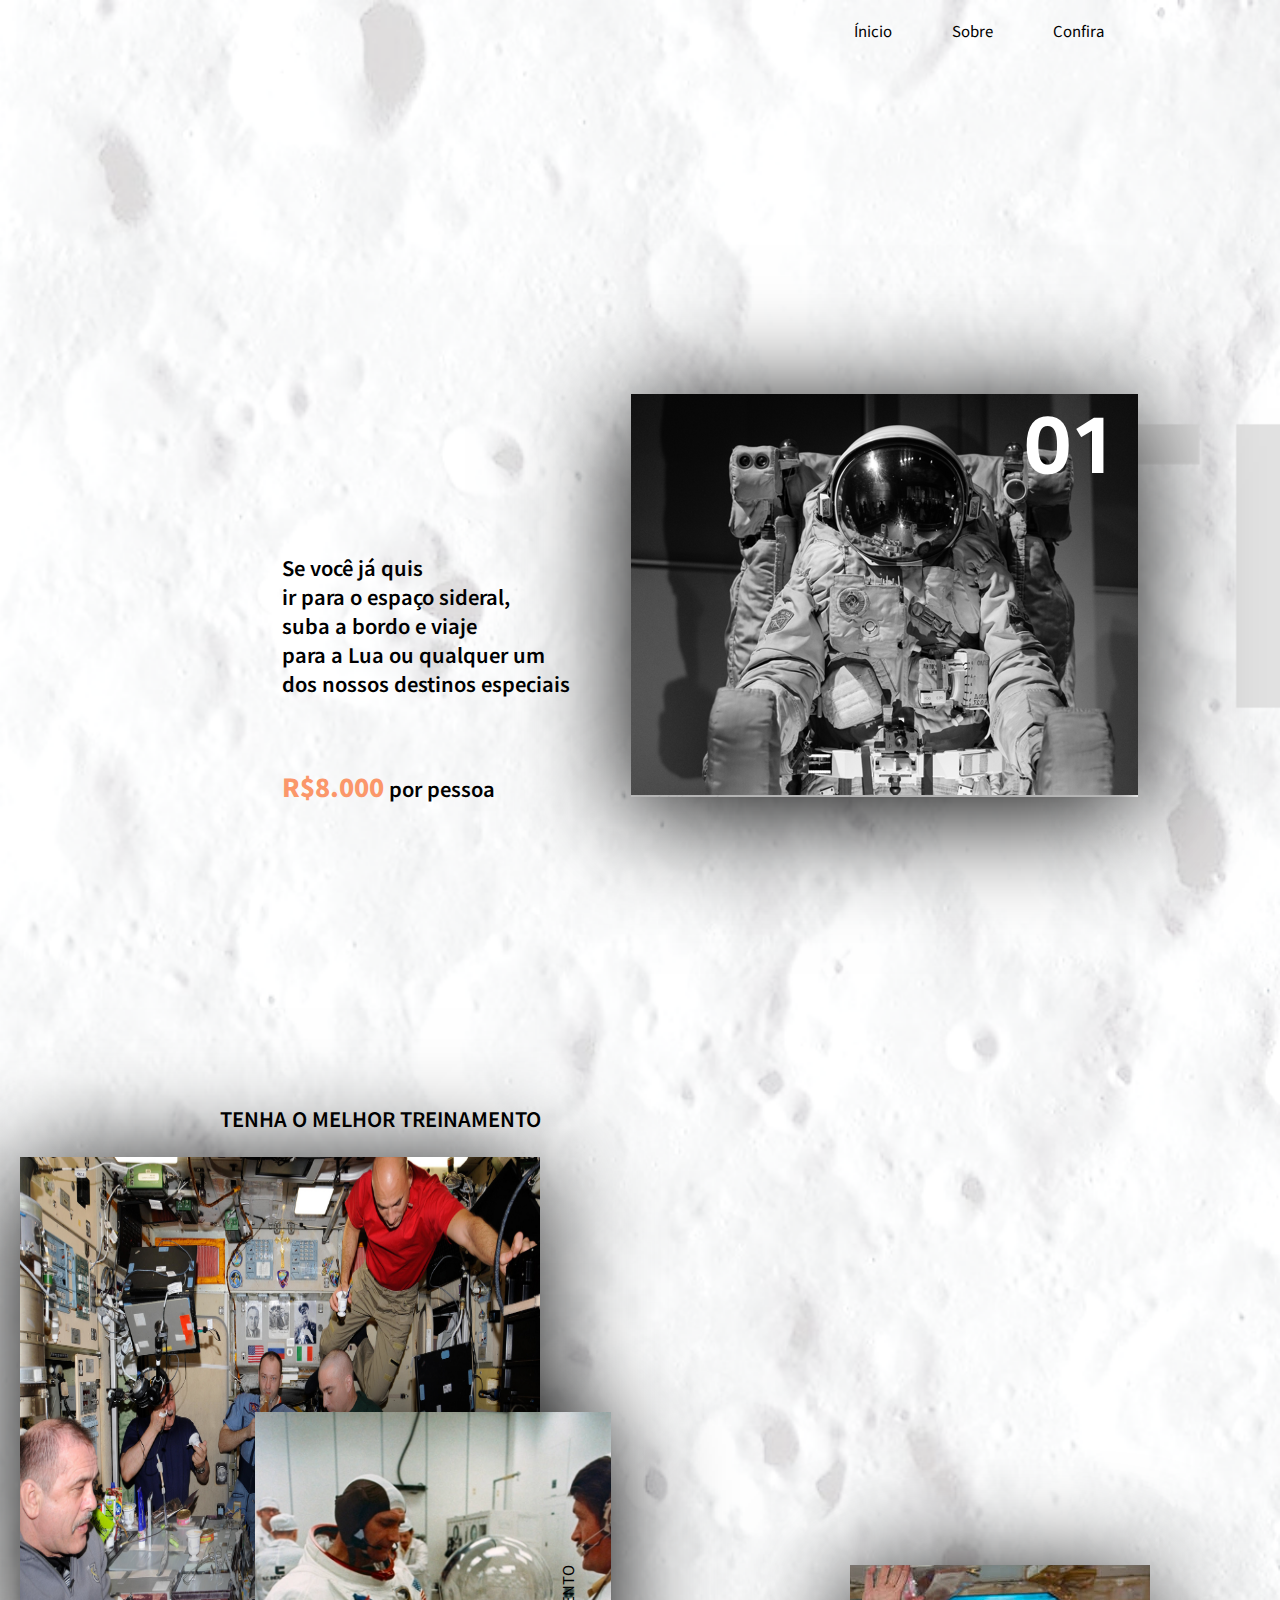
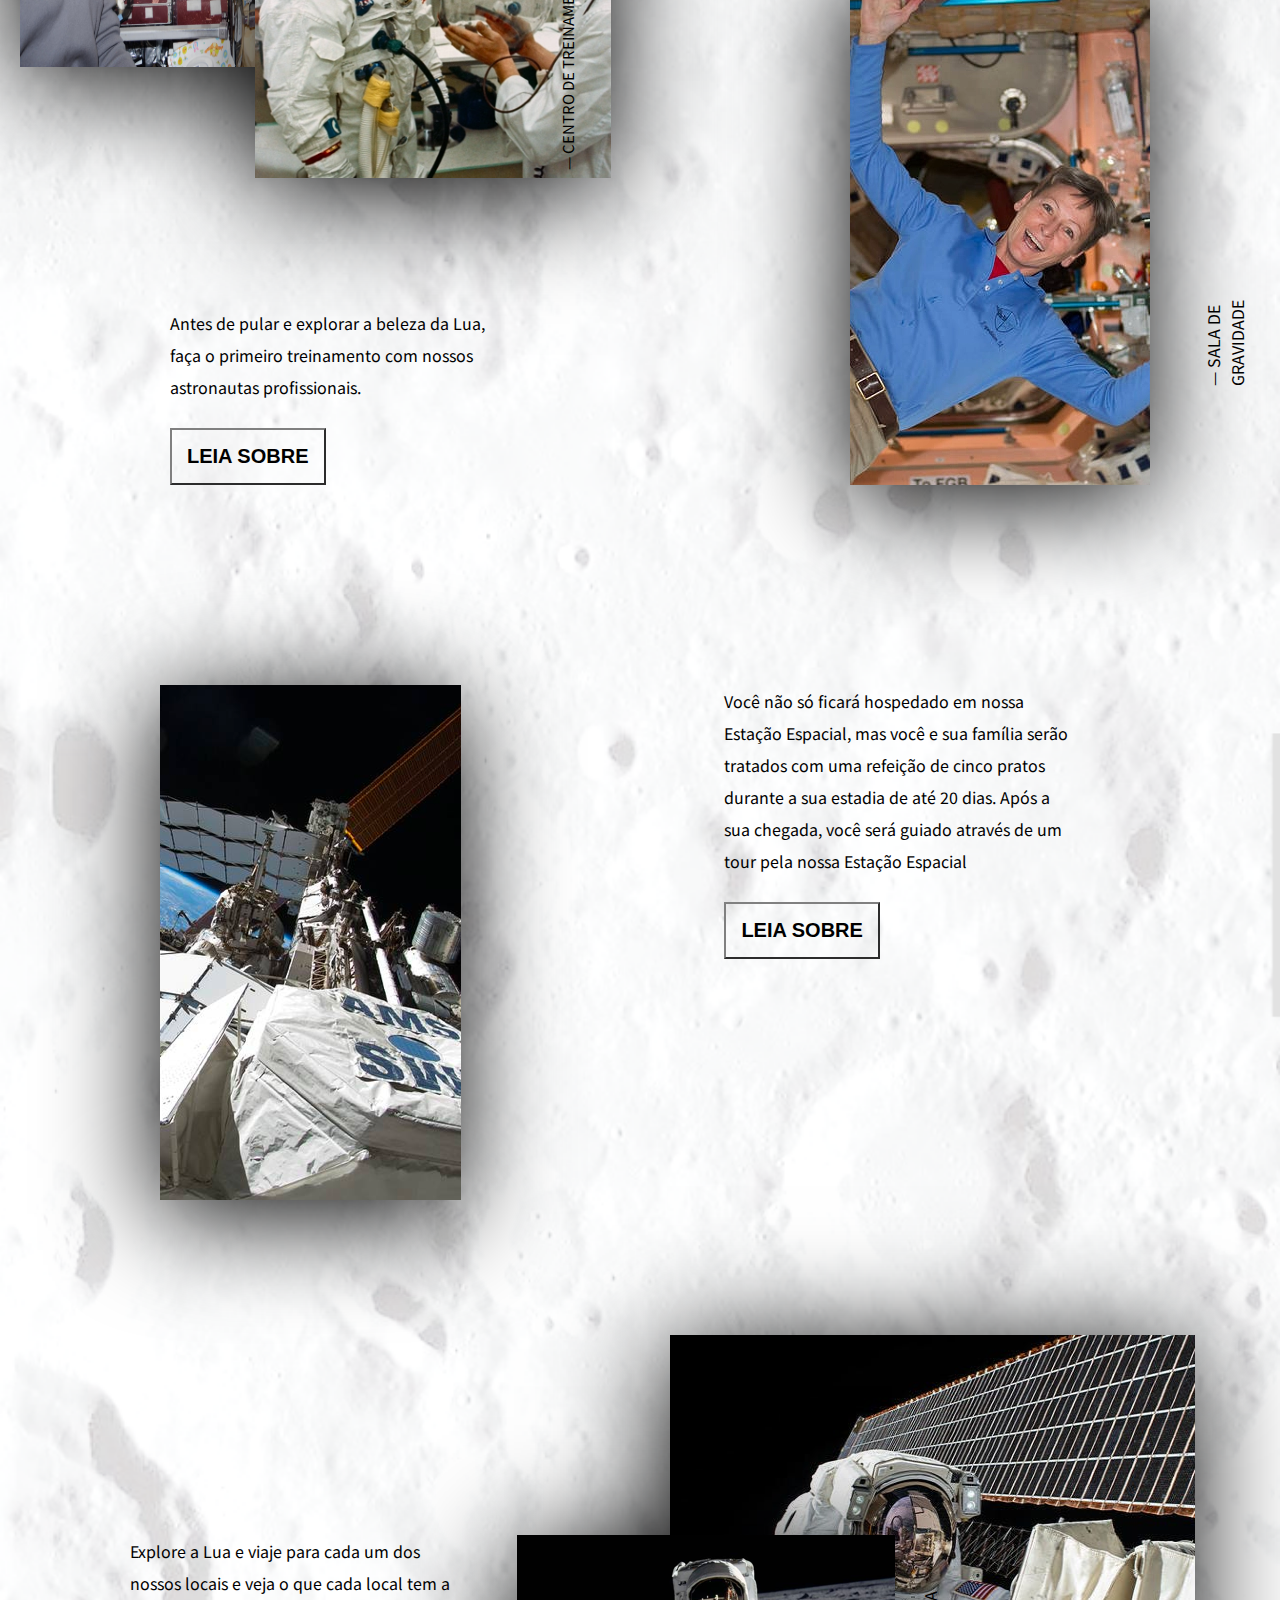
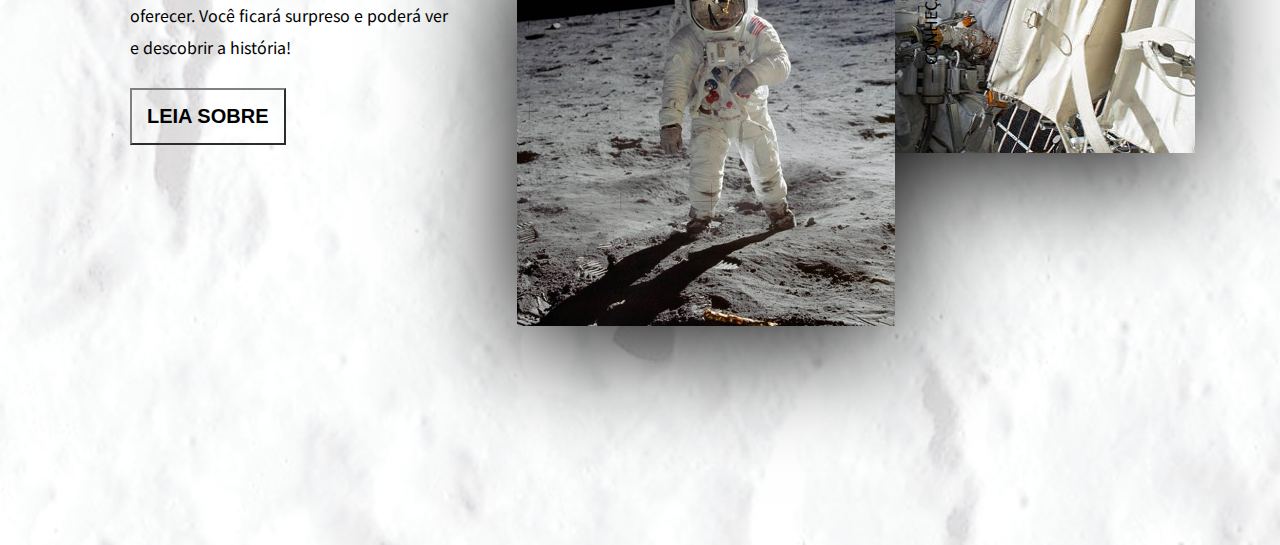
<file: agendar.html>
<!DOCTYPE html>
<html lang="pt-br">
	<head>
		<link rel="shortcut icon" href="img/terra.png">
		<link href="agendar.css" rel="stylesheet">
		<meta charset="utf-8">
		<meta name="description" content="Spaced">
		<meta name="viewport" content="width=device-width, initial-scale=1.0">
		<title>Space Trip</title>
	</head>
	<body>
		<header>
			<div class="menu">
				<ul>
					<li><a href = "index.html">Ínicio</a></li>
					<li><a href = "agendar.html">Sobre</a></li>
					<li><a href = "assista.html">Confira</a></li>
				</ul>
			</div>
		</header>
		<section class="section-primary">
			<div class="section-primary-text">
				<h1>Se você já quis<br>
				ir para o espaço sideral,<br>
				suba a bordo e viaje<br>
				para a Lua ou qualquer um<br>
				dos nossos destinos especiais<br></h1>
				<h5><b>R$8.000</b> por pessoa</h5>
			</div>
			<div class="section-primary-image">
				<img src="./img/astronauta.png">
			</div>
		</section>
		<section class="section-second">
			<p>TENHA O MELHOR TREINAMENTO</p><br>
			<img class="section-second-image1" src="./img/iss.jpg" width="520px" height="510px">
			<img class="section-second-image2" src="./img/iss2.png">
			<img class="section-second-image3" src="./img/iss3.png">
			<div class="section-second-text1"> — CENTRO DE TREINAMENTO</div>
			<div class="section-second-text2">— SALA DE GRAVIDADE</div>
			
			<div class="section-second-text3">Antes de pular e explorar a beleza da Lua,<br>
				faça o primeiro treinamento com nossos<br>
			astronautas profissionais.</p>
		<button>LEIA SOBRE</button></div>
	</section>
	<section class="section-third">
		<img class="section-third-image" src="./img/imagemiss.png">
		<div class="section-third-text">Você não só ficará hospedado em nossa Estação Espacial, mas você e sua família serão tratados com uma refeição de cinco pratos durante a sua estadia de até 20 dias. Após a sua chegada, você será guiado através de um tour pela nossa Estação Espacial<br>
		<button>LEIA SOBRE</button></div>
		<div class="section-third-text2">
			— ESTAÇAO ESPACIAL
		</div>
	</section>
	<section class="section-forth">
		<img class="section-forth-image" src="./img/moon1.png">
		<img class="section-forth-image2" src="./img/space.png">
		<div class="section-forth-text">Explore a Lua e viaje para cada um dos nossos locais e veja o que cada local tem a oferecer. Você ficará surpreso e poderá ver e descobrir a história!<br>
		<button>LEIA SOBRE</button></div>
		<div class="section-forth-text2">
			— CONHEÇA
		</div>
		
	</section>
</body>
</file>
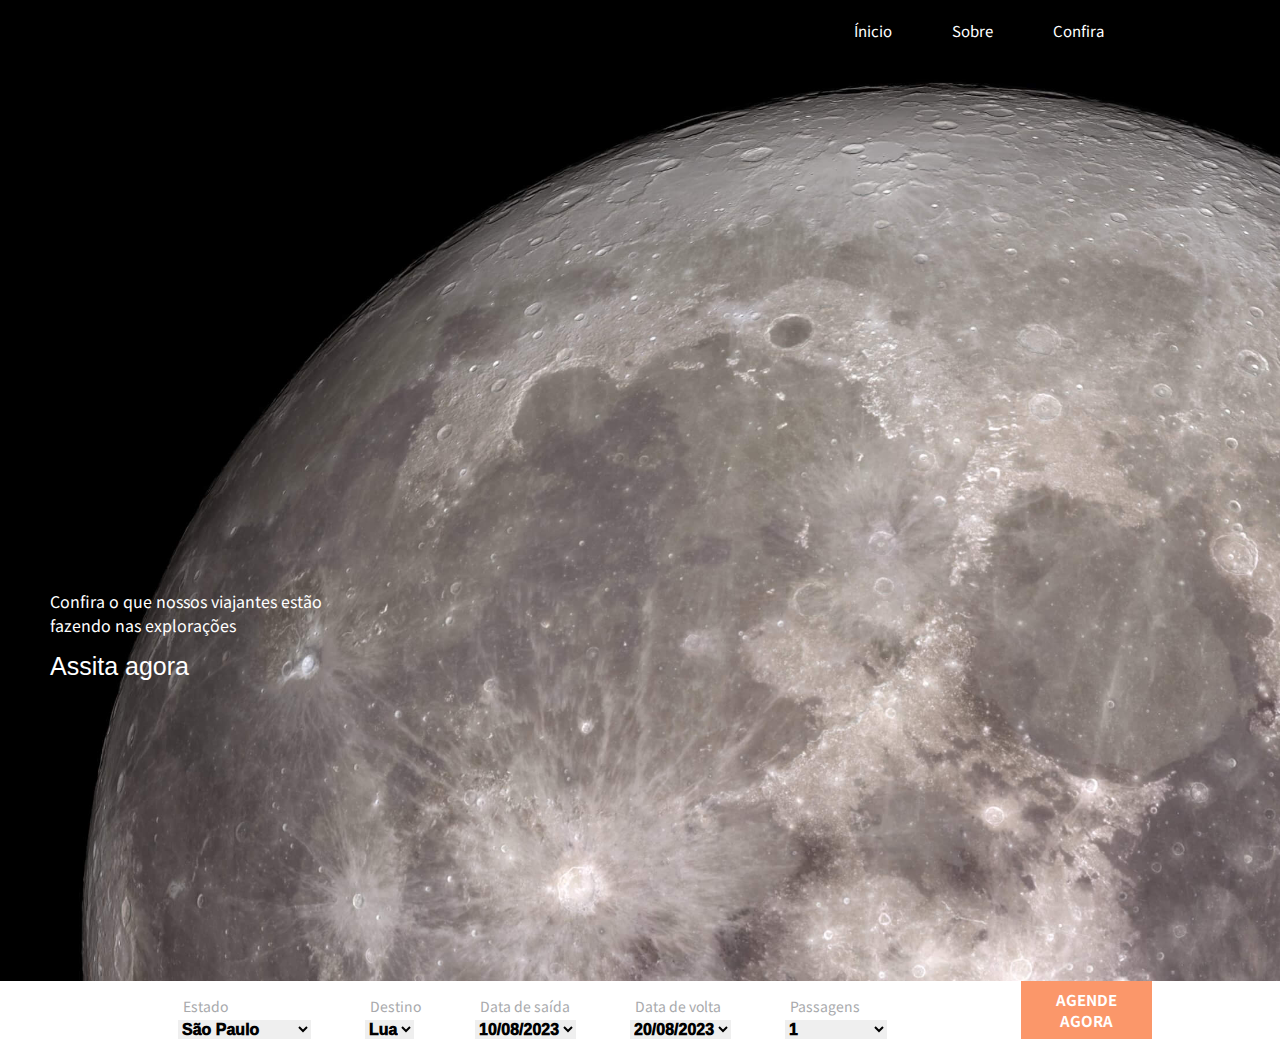
<file: assista.html>
<!DOCTYPE html>
<html lang="pt-br">
	<head>
		<link rel="shortcut icon" href="img/terra.png">
		<link href="assista.css" rel="stylesheet">
		<meta charset="utf-8">
		<meta name="description" content="Spaced">
		<meta name="viewport" content="width=device-width, initial-scale=1.0">
		<title>Space Trip</title>
	</head>
	<body>
		<header>
			<div class="menu">
				<ul>
					<li><a href = "index.html">Ínicio</a></li>
					<li><a href = "agendar.html">Sobre</a></li>
					<li><a href = "assista.html">Confira</a></li>
				</ul>
			</div>
		</header>
		<section class="section-primary">
			<iframe width="560" height="315" src="https://www.youtube.com/embed/nzUMNW89-Ek?controls=0" frameborder="0" allow="accelerometer; autoplay; encrypted-media; gyroscope; picture-in-picture" allowfullscreen></iframe>
			<div class="section-primary-text1">
				<p>Confira o que nossos viajantes estão fazendo nas explorações</p></div>
				<button>Assita agora</button>
			</section>
		
		<section class="section-second">
			<div class="barra-filtros">
				<div class="filtros">
					<div class="filtro">
						<div class="filtro-text">Estado</div>
						<div><select class="filtro-option">
							<option value="São Paulo">São Paulo</option>
							<option value="Rio de Janeiro">Rio de Janeiro</option>
							<option value="Santa Catarina">Santa Catarina</option>
							<option value="Outro">Outro</option>
						</select></div>
					</div>
					<div class="filtro">
						<div class="filtro-text">Destino</div>
						<div><select class="filtro-option">
							<option value="Lua">Lua</option>
							<option value="ISS">ISS</option>
						</select></div>
					</div>
					<div class="filtro">
						<div class="filtro-text">Data de saída</div>
						<div><select class="filtro-option">
							<option value="10/08/2023">10/08/2023</option>
							<option value="19/09/2026">19/09/2026</option>
							<option value="27/08/2034">27/08/2034</option>
							<option value="Outro">Outro</option>
						</select></div>
					</div>
					<div class="filtro">
						<div class="filtro-text">Data de volta</div>
						<div><select class="filtro-option">
							<option value="20/08/2023">20/08/2023</option>
							<option value="29/09/2026">29/09/2026</option>
							<option value="16/09/2034">16/09/2034</option>
						</select></div>
					</div>
					<div class="filtro">
						<div class="filtro-text">Passagens</div>
						<div><select class="filtro-option">
							<option value="1">1</option>
							<option value="2">2</option>
							<option value="3">3</option>
							<option value="MaisQue3">Mais que 3</option>
						</select></div>
					</div>
					<div class="agenda">
						<a href="agendar.html"> AGENDE <br>AGORA</a>
					</div>
				</div>
			</div>
		</section>
		</body>
</file>
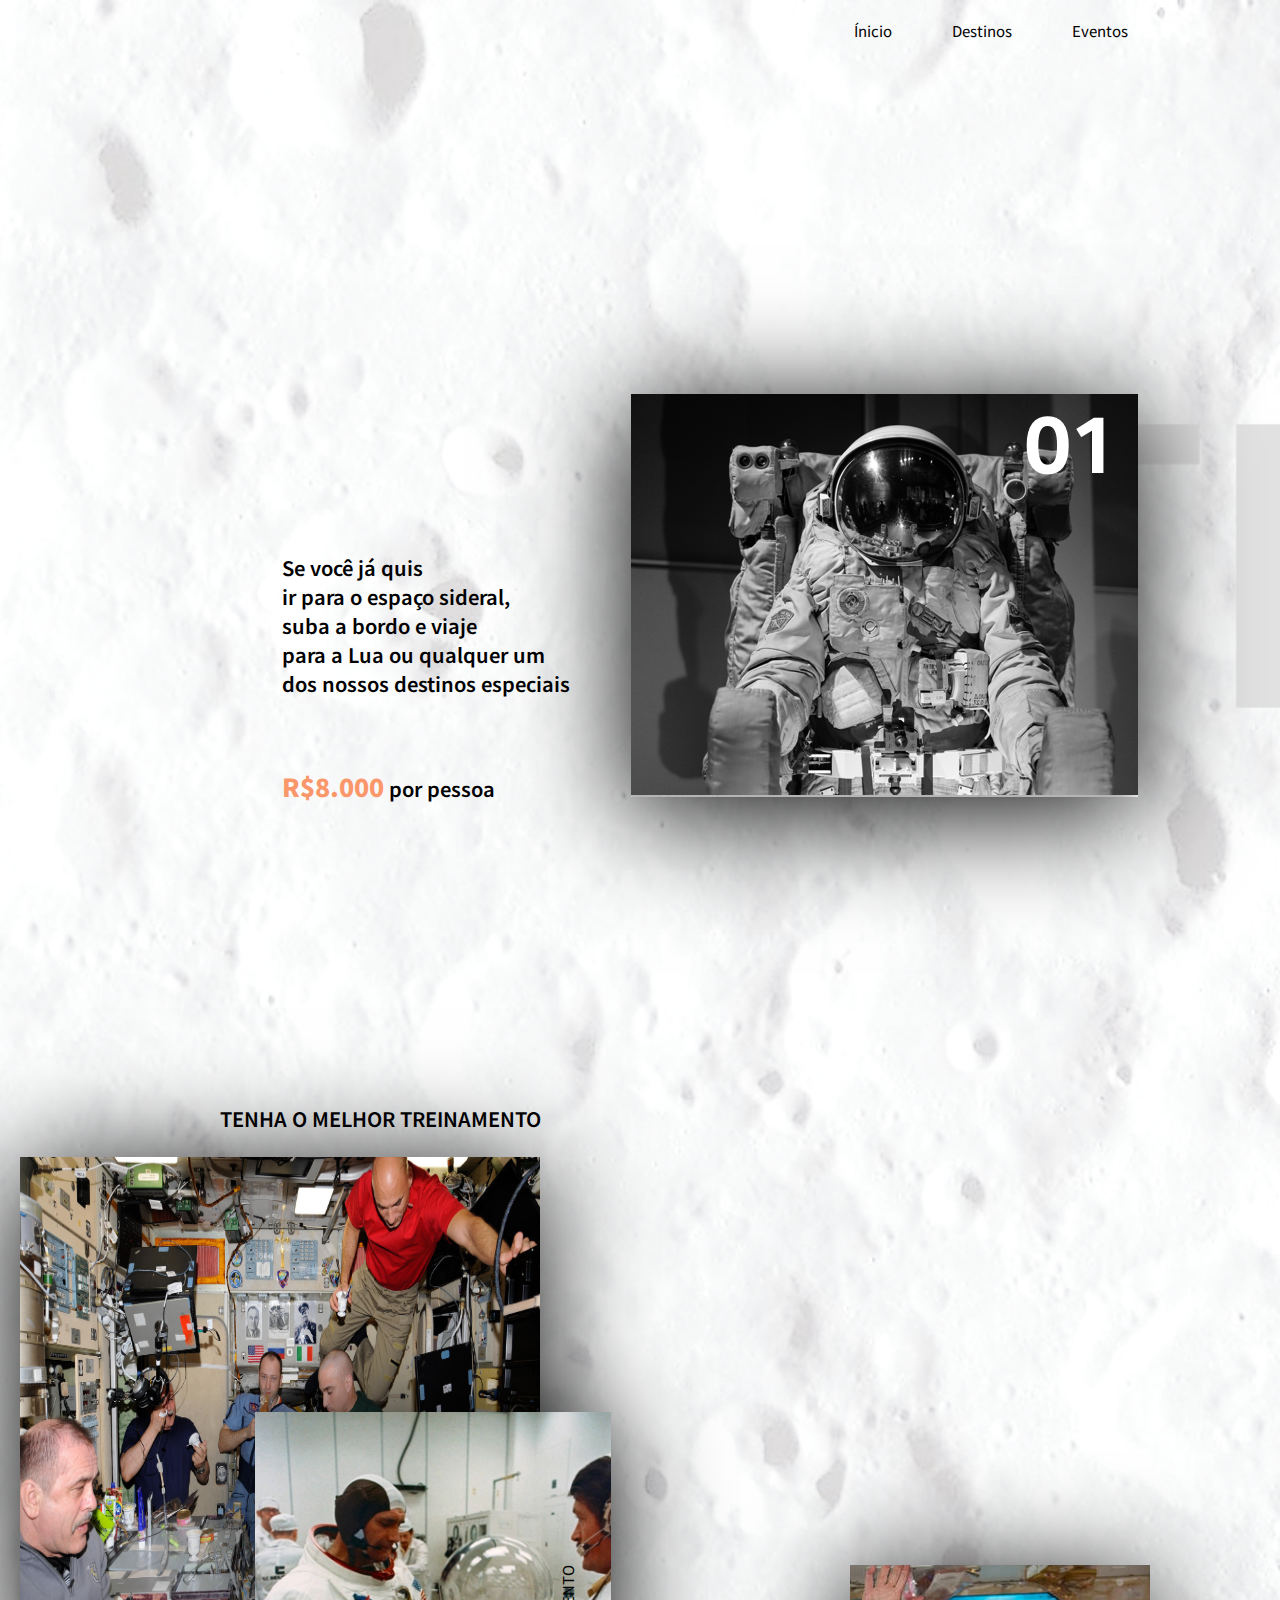
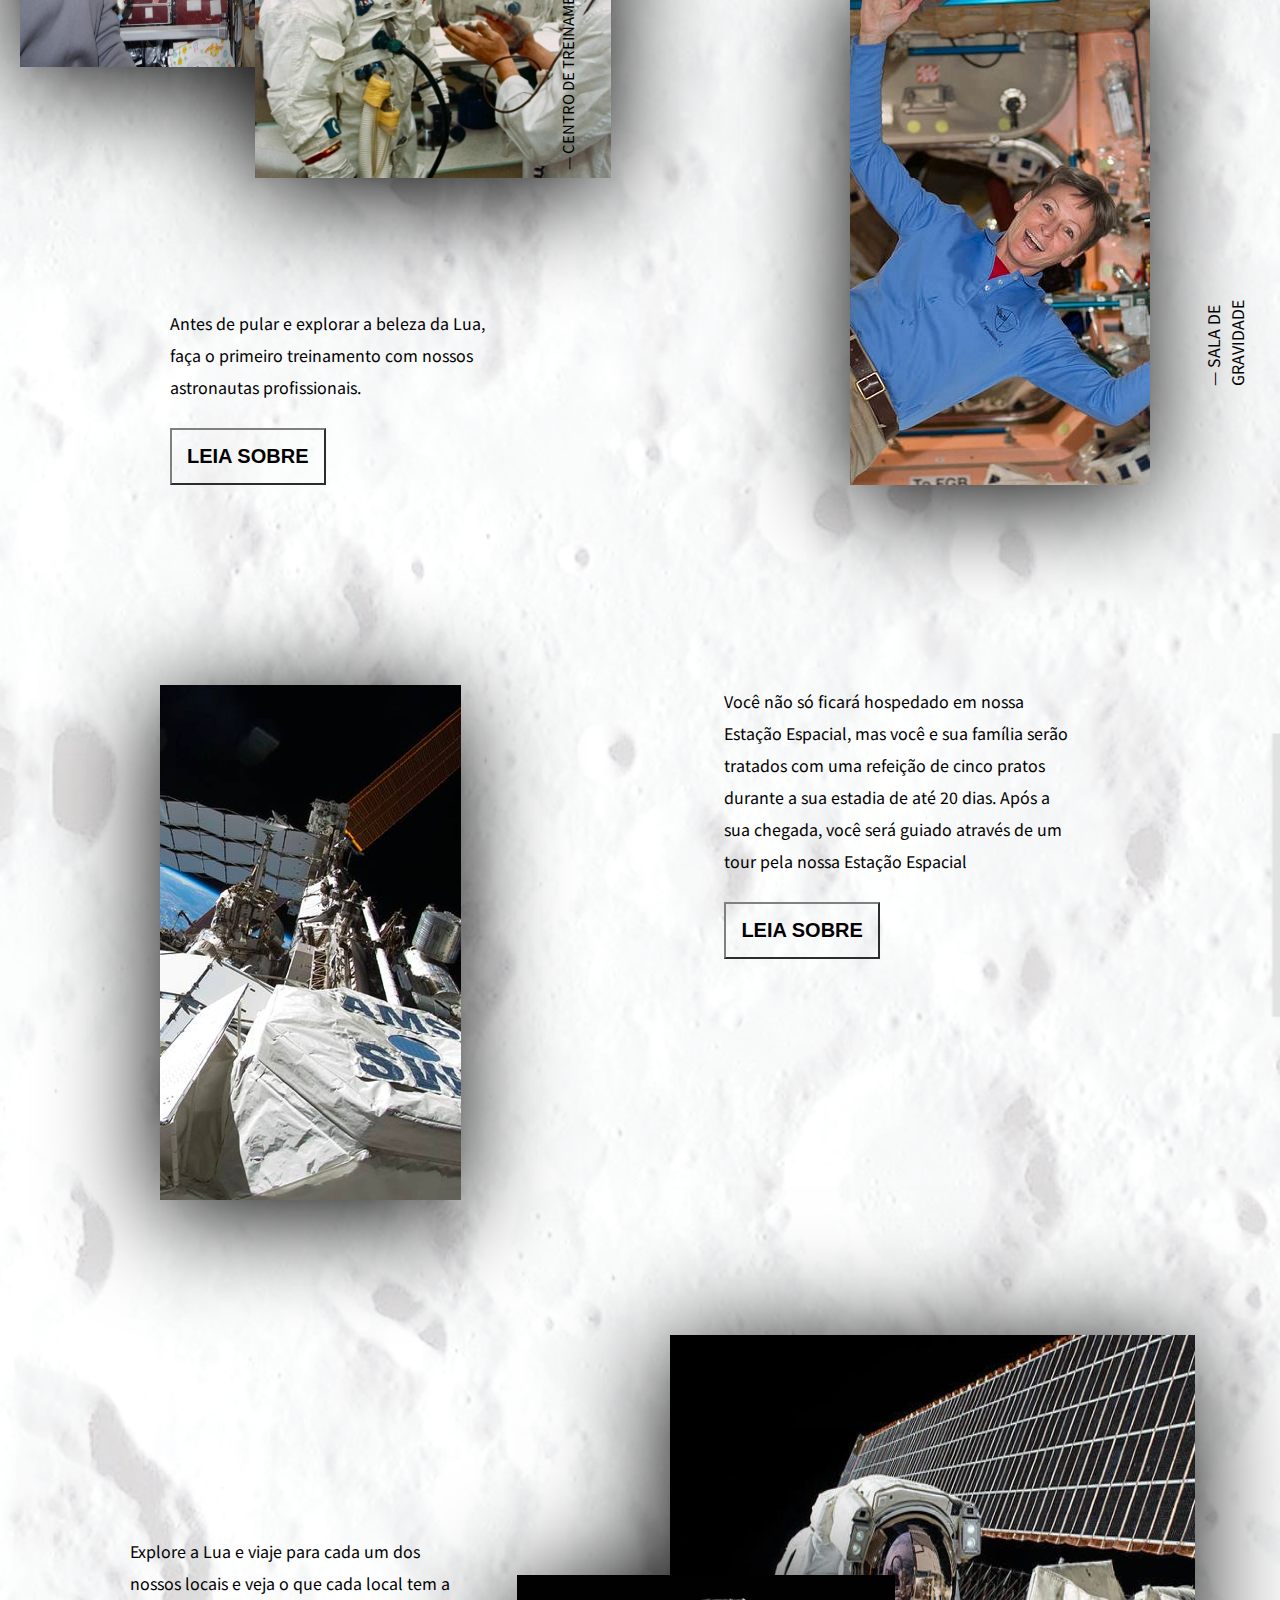
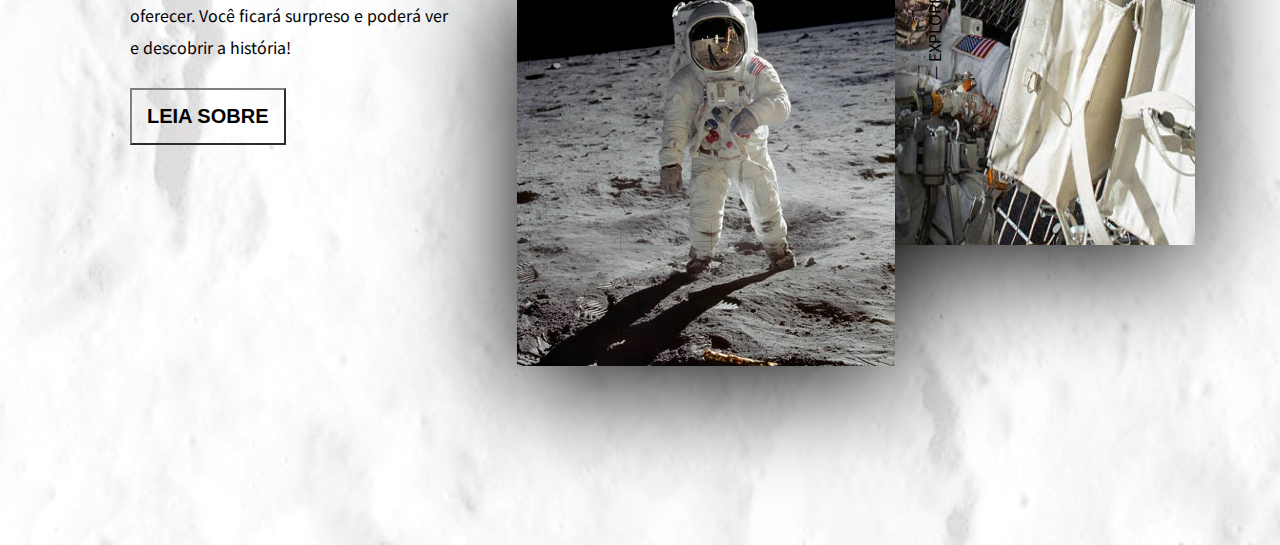
<file: index2.html>
<!DOCTYPE html>
<html lang="pt-br">
	<head>
		<link rel="shortcut icon" href="img/terra.png">
		<link href="style2.css" rel="stylesheet">
		<meta charset="utf-8">
		<meta name="description" content="Spaced">
		<meta name="viewport" content="width=device-width, initial-scale=1">
		<title>Space Trip</title>
	</head>
	<body>
		<header>
			<div class="menu">
				<ul>
					<li><a href = "index.html">Ínicio</a></li>
					<li><a href = "index2.html">Destinos</a></li>
					<li><a href = "">Eventos</a></li>
				</ul>
			</div>
		</header>
		<section class="section-primary">
			<div class="section-primary-text">
				<h1>Se você já quis<br>
				ir para o espaço sideral,<br>
				suba a bordo e viaje<br>
				para a Lua ou qualquer um<br>
				dos nossos destinos especiais<br></h1>
				<h5><b>R$8.000</b> por pessoa</h5>
			</div>
			<div class="section-primary-image">
				<img src="./img/astronauta.png">
			</div>
		</section>
		<section class="section-second">
			<p>TENHA O MELHOR TREINAMENTO</p><br>
			<img class="section-second-image1" src="./img/iss.jpg" width="520px" height="510px">
			<img class="section-second-image2" src="./img/iss2.png">
			<img class="section-second-image3" src="./img/iss3.png">
			<div class="section-second-text1"> — CENTRO DE TREINAMENTO</div>
			<div class="section-second-text2">— SALA DE GRAVIDADE</div>
			
			<div class="section-second-text3">Antes de pular e explorar a beleza da Lua,<br>
				faça o primeiro treinamento com nossos<br>
			astronautas profissionais.</p>
		<button>LEIA SOBRE</button></div>
	</section>
	<section class="section-third">
		<img class="section-third-image" src="./img/imagemiss.png">
		<div class="section-third-text">Você não só ficará hospedado em nossa Estação Espacial, mas você e sua família serão tratados com uma refeição de cinco pratos durante a sua estadia de até 20 dias. Após a sua chegada, você será guiado através de um tour pela nossa Estação Espacial<br>
		<button>LEIA SOBRE</button></div>
		<div class="section-third-text2">
			— ESTAÇAO ESPACIAL
		</div>
		</section>
		<section class="section-forth">
			<img class="section-forth-image" src="./img/moon1.png">
			<img class="section-forth-image2" src="./img/space.png">
			<div class="section-forth-text">Explore a Lua e viaje para cada um dos nossos locais e veja o que cada local tem a oferecer. Você ficará surpreso e poderá ver e descobrir a história!<br>
			<button>LEIA SOBRE</button></div>
			<div class="section-forth-text2">
				— EXPLORE
			</div>
			
		</section>
	</body>
</file>
<file: agendar.css>
@import url('https://fonts.googleapis.com/css?family=Noto+Sans+KR&display=swap');
@charset "utf-8";

* {
	margin: 0px;
	padding: 0px;
	box-sizing: border-box;
}

body {
	background-image: url("./img/themoon.png");
	background-size: cover;
	font-family: 'Noto Sans KR', sans-serif;
	zoom: 1;
}

header {
	height: 94px;
	padding: 0 10%;
	padding-top: 10px;
}

b {
	color: #fb976a;
	font-size: 25px;
}

.menu ul li {
	display: inline-block;
	float: left;
	list-style: none;
	margin-left: 60px;
	margin-top: 8px;
	text-align: center;
	color: black;
}

.menu {
	width: 35%;
	float: right;
}

.menu ul li a {
	color: black;
	text-decoration: none;
	font-size: 15px;
}

.menu ul li a:hover {
	color: #fb976a;
	border-bottom: 2px solid #fb976a;
}

.menu ul li:hover {
	border-bottom: 2px solid #fb976a;
}

.banner {
}

.banner-text {
	padding-top: 305px;
	padding-left: 400px;
}

.banner-text h1 {
	position: absolute;
	font-size: 18px;
	line-height: 1.5;
	color: black;
	font-weight: 500;
	padding-top: 80px;
}

.banner-text h5 {
	position: absolute;
	font-size: 18px;
	font-weight: 500;
	padding-top: 200px;
}

.section-primary {
	margin-top: 300px;
}

.section-primary img {
	box-shadow: -3px 14px 109px #000;
	display: inline-block;
}

.section-primary-text {
	display: inline-block;
	width: 49%;
	padding-left: 22%;
}

.section-primary-image {
	width: 50%;
	display: inline-block;
}

.section-primary-text h1 {
	font-size: 20px;
	color: black;
	font-weight: 600;
	margin-bottom: 70px;
}

.section-primary-text h5 {
	font-size: 20px;
	color: black;
	font-weight: 600;
}

.section-second {
	margin-top: 300px;
	margin-bottom: 200px;
	margin-left: 20px;
}

.section-second p {
	margin-left: 200px;
	font-weight: 600;
	font-size: 20px;
}

.section-second-image1 {
	position: absolute;
	box-shadow: -3px 14px 109px #000;
}

.section-second-image2 {
	position: absolute;
	margin-left: 235px;
	margin-top: 255px;
	box-shadow: -3px 14px 109px #000;
}

.section-second-image3 {
	float: right;
	margin-right: 130px;
	margin-top: 408px;
	box-shadow: -3px 14px 109px #000;
}

.section-second-text1 {
	transform: rotate(270deg);
	color: black;
	font-size: 15px;
	margin-right: 180px;
	margin-top: 500px;
	float: right;
}

.section-second-text2 {
	transform: rotate(270deg);
	color: black;
	position: absolute;
	margin-left: 1150px;
	margin-top: 750px;
}

.section-second-text3 {
	margin-top: 750px;
	margin-left: 150px;
	line-height: 2;
}

.section-second-text3 button {
	font-size: 20px;
	margin-top: 25px;
	background-color: transparent;
	font-weight: 600;
	border-color: grey;
	padding: 15px;
}

.section-second-text3 button:hover {
	color: #fb976a;
	border-color: #fb976a;
}

.section-third {
}

.section-third-image {
	display: inline-block;
	box-shadow: -3px 14px 109px #000;
	margin-left: 160px;
}

.section-third-text {
	display: inline-block;
	width: 27%;
	float: right;
	margin-right: 210px;
	line-height: 2;
}

.section-third-text2 {
	float: right;
	transform: rotate(270deg);
	color: black;
	margin-right: 140px;
	margin-top: 400px;
}

.section-third button {
	font-size: 20px;
	margin-top: 25px;
	background-color: transparent;
	font-weight: 600;
	border-color: grey;
	padding: 15px;
}

.section-third button:hover {
	color: #fb976a;
	border-color: #fb976a;
}

.section-forth {
	margin-top: 130px;
	margin-bottom: 400px;
}

.section-forth-image {
	float: right;
	display: inline-block;
	position: absolute;
	right: 385px;
	margin-top: 200px;
	z-index: 1;
	box-shadow: -3px 14px 109px #000;
}

.section-forth-image2 {
	float: right;
	display: inline-block;
	position: absolute;
	right: 85px;
	box-shadow: -3px 14px 109px #000;
}

.section-forth-text {
	display: inline-block;
	width: 25%;
	line-height: 2;
	margin-left: 130px;
	margin-top: 200px;
}

.section-forth-text2 {
	float: right;
	transform: rotate(270deg);
	color: black;
	margin-top: 290px;
}

.section-forth button {
	margin-top: 25px;
	font-size: 20px;
	background-color: transparent;
	font-weight: 600;
	border-color: grey;
	padding: 15px;
}

.section-forth button:hover {
	color: #fb976a;
	border-color: #fb976a;
}
</file>
<file: assista.css>
@import url('https://fonts.googleapis.com/css?family=Noto+Sans+KR&display=swap');
@charset "utf-8";

* {
	margin: 0px;
	padding: 0px;
	box-sizing: border-box;
}

body {
	background-image: url("./img/lua.png");
	background-size: cover;
	font-family: 'Noto Sans KR', sans-serif;
	zoom: 1;
}

header {
	height: 94px;
	padding: 0 10%;
	padding-top: 10px;
}
.menu ul li {
	display: inline-block;
	float: left;
	list-style: none;
	margin-left: 60px;
	margin-top: 8px;
	text-align: center;
	color: black;
}

.menu {
	width: 35%;
	float: right;
}

.menu ul li a {
	color: white;
	text-decoration: none;
	font-size: 15px;
}

.menu ul li a:hover {
	color: #fb976a;
	border-bottom: 2px solid #fb976a;
}

.menu ul li:hover {
	border-bottom: 2px solid #fb976a;
}
.section-primary{
	margin-top: 150px;
	margin-left: 50px;
}
.section-primary-text1 {
	color: white;
	width: 25%;
	margin-top: 25px;
	display: flex;
}
.section-primary button{
	border: none;
	background-color: transparent;
	color: white;
	font-size: 25px;
	margin-top: 15px;

}
.section-primary button:hover{
	color: #fb976a;
	border-color: #fb976a;
}
.section-second{
	margin-top: 300px;
}
.agenda {
	float: right;
	background-color: #fb976a;
	padding: 8px;
	text-align: center;
	color: white;
	font-weight: bold;
	font-size: 15px;
	padding-left: 35px;
	padding-right: 35px;
}

.agenda a {
	color: white;
	text-align: center;
	text-decoration: none;
	font-weight: bold;
}

.agenda:hover {
	background-color: #ff4f00;
}

.filtros {
	padding: 0 10%;
	background-color: white;
	height: 60px;
	margin-top: 150px;
}

.filtro {
	display: inline-block;
	background-color: white;
	margin-left: 50px;
	margin-top: 15px;
}

.filtro-text {
	font-size: 14px;
	color: #a8a9ac;
	padding-left: 5px;
}

.filtro-option {
	font-size: 16px;
	font-weight: 1000;
	border: none;
}
</file>
<file: style2.css>
@import url('https://fonts.googleapis.com/css?family=Noto+Sans+KR&display=swap');
@charset "utf-8";

* {
	margin: 0px;
	padding: 0px;
	box-sizing: border-box;
}

body {
	background-image: url("./img/themoon.png");
	background-size: cover;
	font-family: 'Noto Sans KR', sans-serif;

}

header {
	height: 94px;
	padding: 0 10%;
	padding-top: 10px;
}

b {
	color: #fb976a;
	font-size: 25px;
}

.menu ul li {
	display: inline-block;
	float: left;
	list-style: none;
	margin-left: 60px;
	margin-top: 8px;
	text-align: center;
	color: black;
}

.menu {
	width: 35%;
	float: right;
}

.menu ul li a {
	color: black;
	text-decoration: none;
	font-size: 15px;
}

.menu ul li a:hover {
	color: #fb976a;
	border-bottom: 2px solid #fb976a;
}

.menu ul li:hover {
	border-bottom: 2px solid #fb976a;
}

.banner {
}

.banner-text {
	padding-top: 305px;
	padding-left: 400px;
}

.banner-text h1 {
	position: absolute;
	font-size: 18px;
	line-height: 1.5;
	color: black;
	font-weight: 500;
	padding-top: 80px;
}

.banner-text h5 {
	position: absolute;
	font-size: 18px;
	font-weight: 500;
	padding-top: 200px;
}

.section-primary {
	margin-top: 300px;
}
.section-primary img {
	box-shadow: -3px 14px 109px #000;
	display: inline-block;
}
.section-primary-text{
	display: inline-block;
	width: 49%;
	padding-left: 22%;
}
.section-primary-image{
	width: 50%;
	display: inline-block;
}
.section-primary-text h1{
	font-size: 20px;
	color: black;
	font-weight: 600;
	margin-bottom: 70px;
}
.section-primary-text h5{
	font-size: 20px;
	color: black;
	font-weight: 600;
}
.section-second{
	margin-top: 300px;
	margin-bottom: 200px;
	margin-left: 20px;
}
.section-second p{
	margin-left: 200px;
	font-weight: 600;
	font-size: 20px;
}
.section-second-image1{
	position: absolute;
	box-shadow: -3px 14px 109px #000;
}
.section-second-image2{
	position: absolute;
	margin-left: 235px;
    margin-top: 255px;
    box-shadow: -3px 14px 109px #000;
}
.section-second-image3{
	float: right;
	margin-right: 130px;
    margin-top: 408px;
    box-shadow: -3px 14px 109px #000;
}
.section-second-text1{
	transform: rotate(270deg);
	color: black;
	font-size: 15px;
	margin-right: 180px;
    margin-top: 500px;
    float: right;
}
.section-second-text2{
	transform: rotate(270deg);
	color: black;
	position: absolute;
    margin-left: 1150px;
    margin-top: 750px;
}
.section-second-text3{
	margin-top: 750px;
	margin-left: 150px;
	line-height: 2;
}
.section-second-text3 button{
    font-size: 20px;
    margin-top: 25px;
    background-color: transparent;
    font-weight: 600;
    border-color: grey;
    padding: 15px;
}
.section-second-text3 button:hover{
	color: #fb976a;
	border-color: #fb976a;
}
.section-third{

}
.section-third-image{
	display: inline-block;
	box-shadow: -3px 14px 109px #000;
	margin-left: 160px;
}
.section-third-text{
	display: inline-block;
	width: 27%;
	float: right;
	margin-right: 210px;
	line-height: 2;
}
.section-third-text2{
	float: right;
	transform: rotate(270deg);
	color: black;
	margin-right: 140px;
    margin-top: 400px;
}
.section-third button{
	font-size: 20px;
    margin-top: 25px;
    background-color: transparent;
    font-weight: 600;
    border-color: grey;
    padding: 15px;
}
.section-third button:hover{
	color: #fb976a;
	border-color: #fb976a;	
}
.section-forth{
	margin-top: 130px;
	margin-bottom: 400px;
}
.section-forth-image{
	float: right;
    display: inline-block;
    position: absolute;
    right: 385px;
    margin-top: 240px;
    z-index: 1;
    box-shadow: -3px 14px 109px #000;
}
.section-forth-image2{
	float: right;
    display: inline-block;
    width: 525px;
    height: 510px;
    position: absolute;
    right: 85px;
    box-shadow: -3px 14px 109px #000;
}
.section-forth-text{
	display: inline-block;
	width: 25%;
	line-height: 2;
	margin-left: 130px;
	margin-top: 200px;
}
.section-forth-text2{
	float: right;
	transform: rotate(270deg);
	color: black;
	margin-top: 290px;
}
.section-forth button{
	margin-top: 25px;
	font-size: 20px;
	background-color: transparent;
    font-weight: 600;
    border-color: grey;
    padding: 15px;
}
.section-forth button:hover{
	color: #fb976a;
	border-color: #fb976a;
}
</file>
